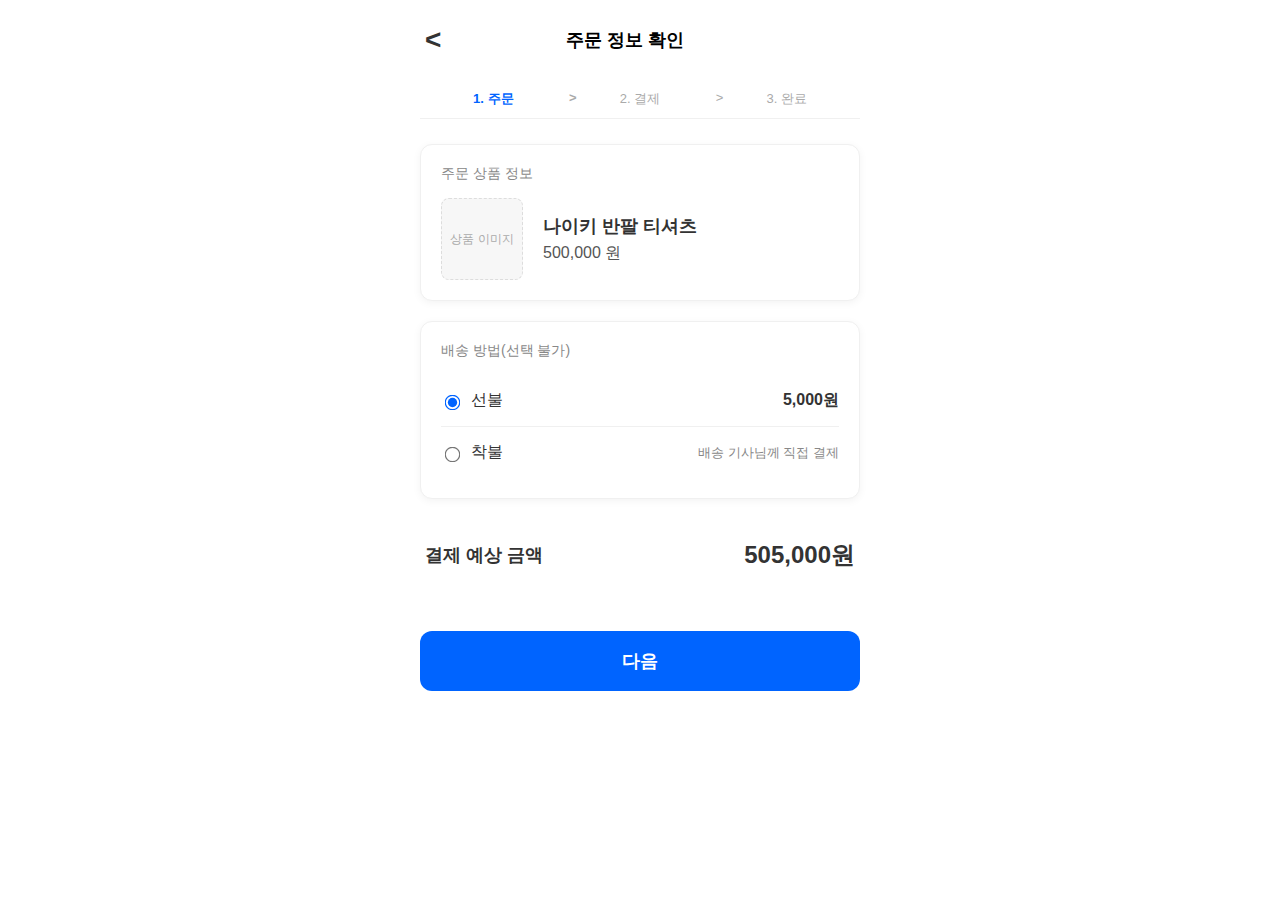
<file: index.html>
<!DOCTYPE html>
<html lang="ko">
<head>
    <meta charset="UTF-8">
    <meta name="viewport" content="width=device-width, initial-scale=1.0">
    <title>줍줍 - 거래 방법 선택</title>
    <link rel="stylesheet" href="style2.css">
</head>
<body>
    <div class="container">
        <div class="header">
            <a href="#" class="back-button">&lt;</a>
            <h1 class="page-title-centered">주문 정보 확인</h1>
        </div>

        <div class="payment-flow-indicator">
            <span class="step current">1. 주문</span>
            <span class="step">2. 결제</span>
            <span class="step">3. 완료</span>
        </div>

        <div class="section product-info-section">
            <p class="section-title">주문 상품 정보</p>
            <div class="product-details">
                <div class="product-image-placeholder">
                    <span>상품 이미지</span>
                </div>
                <div class="product-text-details">
                    <div class="product-name">나이키 반팔 티셔츠</div>
                    <div class="product-price">500,000 원</div>
                </div>
            </div>
        </div>

        <div class="section transaction-method-section">
            <p class="section-title">배송 방법(선택 불가)</p>
            <div class="method-options">
                <label class="method-option">
                    <input type="radio" name="transactionMethod" value="prepaid" checked>
                    <span class="option-text">선불</span>
                    <span class="option-price">5,000원</span>
                    
                </label>
                <label class="method-option">
                    <input type="radio" name="transactionMethod" value="postpaid">
                    <span class="option-text">착불</span>
                    <span class="option-description">배송 기사님께 직접 결제</span>
                </label>
            </div>
        </div>

        <div class="payment-summary">
            <span class="summary-label">결제 예상 금액</span>
            <span class="summary-amount">505,000원</span>
        </div>

        <button class="next-button">다음</button>
    </div>
</body>
</html>
</file>
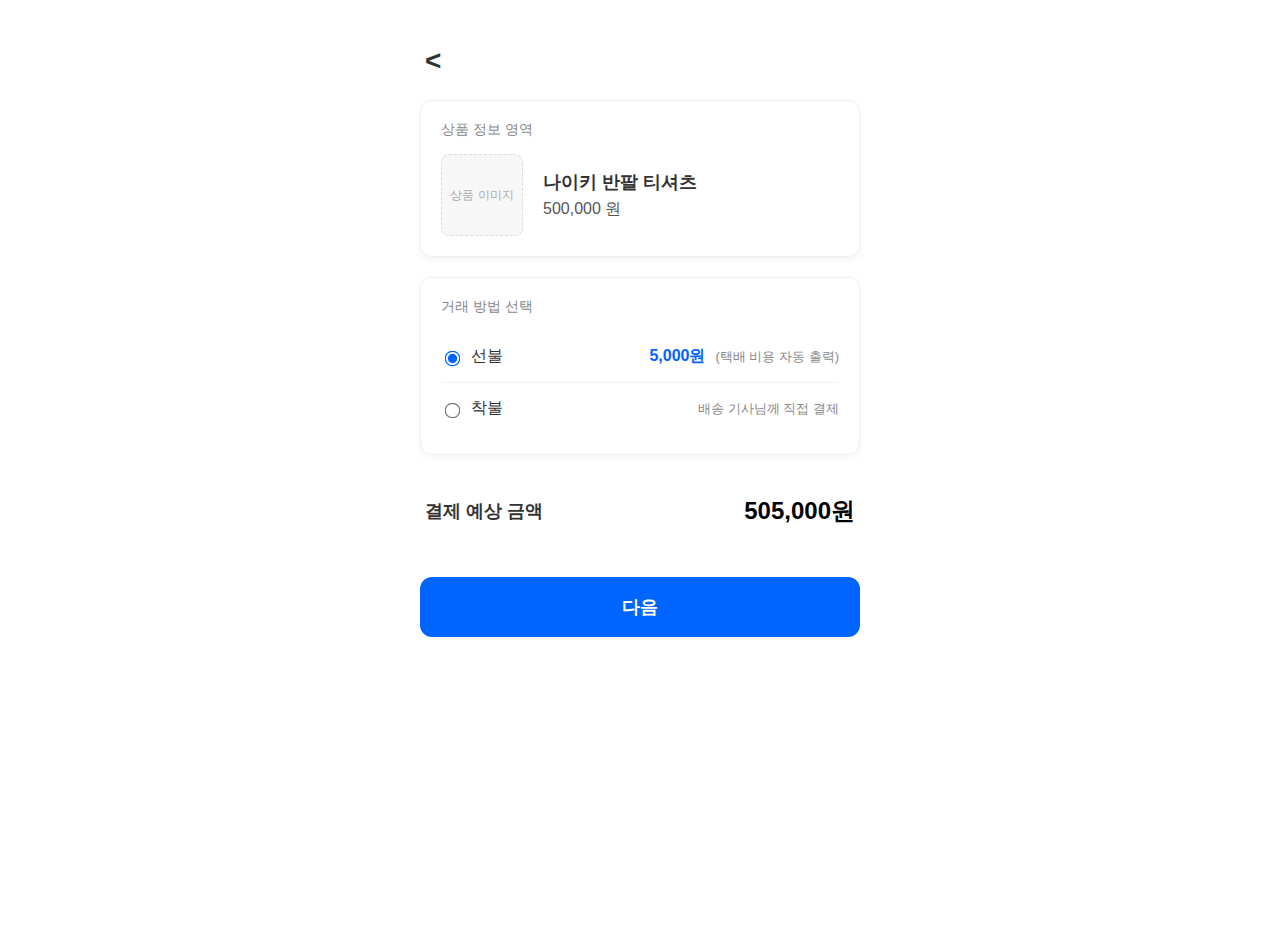
<file: previousWorks/index.html>
<!DOCTYPE html>
<html lang="ko">
<head>
    <meta charset="UTF-8">
    <meta name="viewport" content="width=device-width, initial-scale=1.0">
    <title>줍줍 - 거래 방법 선택</title>
    <link rel="stylesheet" href="style2.css">
</head>
<body>
    <div class="container">
        <div class="header">
            <a href="#" class="back-button">&lt;</a>
        </div>

        <div class="section product-info-section">
            <p class="section-title">상품 정보 영역</p>
            <div class="product-details">
                <div class="product-image-placeholder">
                    <span>상품 이미지</span>
                </div>
                <div class="product-text-details">
                    <div class="product-name">나이키 반팔 티셔츠</div>
                    <div class="product-price">500,000 원</div>
                </div>
            </div>
        </div>

        <div class="section transaction-method-section">
            <p class="section-title">거래 방법 선택</p>
            <div class="method-options">
                <label class="method-option">
                    <input type="radio" name="transactionMethod" value="prepaid" checked>
                    <span class="option-text">선불</span>
                    <span class="option-price">5,000원</span>
                    <span class="option-description">(택배 비용 자동 출력)</span>
                </label>
                <label class="method-option">
                    <input type="radio" name="transactionMethod" value="postpaid">
                    <span class="option-text">착불</span>
                    <span class="option-description">배송 기사님께 직접 결제</span>
                </label>
            </div>
        </div>

        <div class="payment-summary">
            <span class="summary-label">결제 예상 금액</span>
            <span class="summary-amount">505,000원</span>
        </div>

        <button class="next-button">다음</button>
    </div>
</body>
</html>
</file>
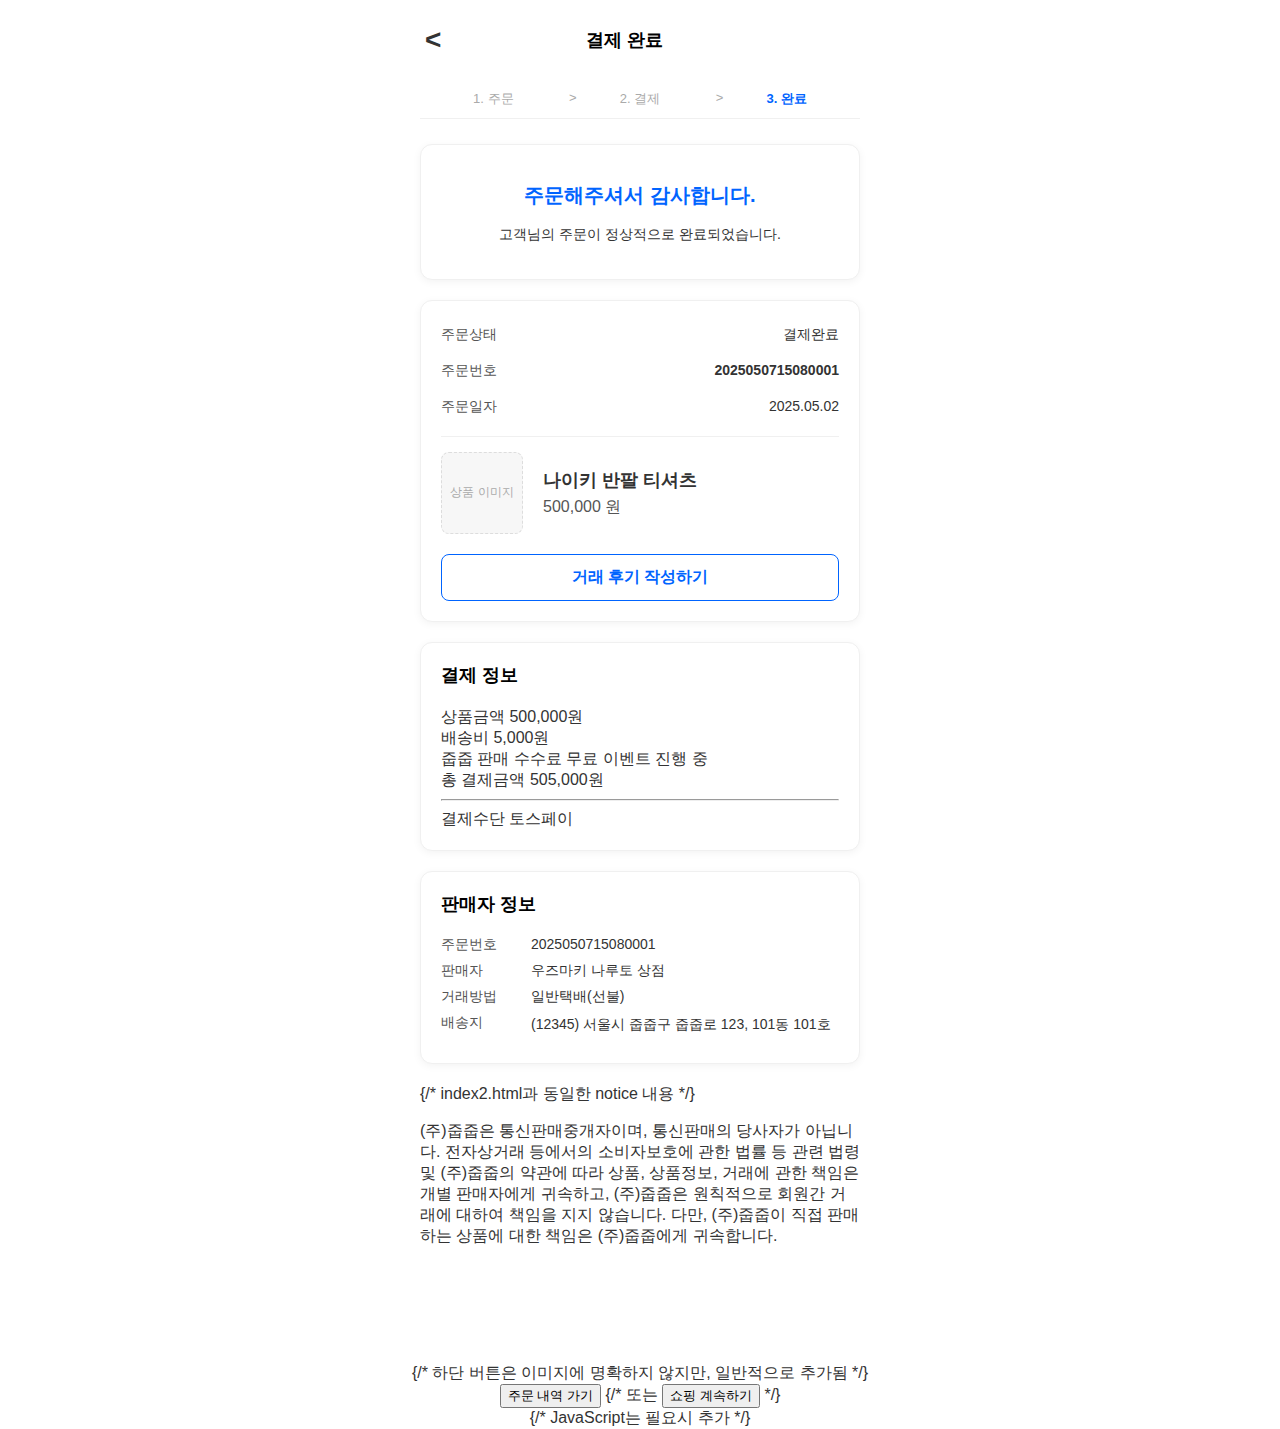
<file: index3.html>
<!DOCTYPE html>
<html lang="ko">
<head>
    <meta charset="UTF-8">
    <meta name="viewport" content="width=device-width, initial-scale=1.0">
    <title>줍줍 - 결제 완료</title>
    <link rel="stylesheet" href="style2.css">
</head>
<body class="page-index3"> 
    <div class="container">
        <div class="header">
            <a href="index.html" class="back-button">&lt;</a>
            <h1 class="page-title-centered">결제 완료</h1>
        </div>

        <div class="payment-flow-indicator">
            <span class="step">1. 주문</span>
            <span class="step">2. 결제</span>
            <span class="step current">3. 완료</span>
        </div>

        <div class="section order-thank-you-message">
            <h2>주문해주셔서 감사합니다.</h2>
            <p>고객님의 주문이 정상적으로 완료되었습니다.</p>
        </div>

        <div class="section order-completed-summary">
            <div class="info-row">
                <span class="label">주문상태</span>
                <span class="value order-status">결제완료</span>
            </div>

            <div class="info-row">
                <span class="label">주문번호</span>
                <span class="value order-number">2025050715080001</span>
            </div>
            <div class="info-row">
                <span class="label">주문일자</span>
                <span class="value order-date">2025.05.02</span>
            </div>

            <hr class="content-divider"> 
         
            <div class="product-details">
                <div class="product-image-placeholder">
                    <span>상품 이미지</span>
                </div>
                <div class="product-text-details">
                    <div class="product-name">나이키 반팔 티셔츠</div>
                    <div class="product-price">500,000 원</div>
                </div>
            </div>
            <button type="button" class="next-button review-button-style">거래 후기 작성하기</button>
        </div>

        <div class="section payment-info-completed"> 
            <h2 class="section-main-title">결제 정보</h2>
            <div class="simplified-payment-summary no-box-styling">
                <div class="summary-item">
                    <span class="summary-label">상품금액</span>
                    <span class="summary-value">500,000원</span>
                </div>
                <div class="summary-item">
                    <span class="summary-label">배송비</span>
                    <span class="summary-value">5,000원</span>
                </div>
                <div class="summary-item discount">
                    <span class="summary-label">줍줍 판매 수수료</span>
                    <span class="summary-value">무료 이벤트 진행 중</span>
                </div>                
                <div class="summary-item total">
                    <span class="summary-label total-label">총 결제금액</span>
                    <span class="summary-amount total-amount">505,000원</span>
                </div>
                <hr class="summary-divider">
                <div class="summary-item"> 
                    <span class="summary-label">결제수단</span>
                    <span class="summary-value">토스페이</span>
                </div>
            </div>
        </div>

        <div class="section transaction-info-completed"> 
            <h2 class="section-main-title">판매자 정보</h2>
            <div class="info-group">
                <div class="info-row">
                    <span class="label">주문번호</span>
                    <span class="value">2025050715080001</span>
                </div>
                <div class="info-row">
                    <span class="label">판매자</span>
                    <span class="value">우즈마키 나루토 상점</span>
                </div>
                <div class="info-row">
                    <span class="label">거래방법</span>
                    <span class="value">일반택배(선불)</span>
                </div>
                <div class="info-row address-row">
                    <span class="label">배송지</span>
                    <span class="value">(12345) 서울시 줍줍구 줍줍로 123, 101동 101호</span>
                </div>
            </div>
        </div>

        {/* index2.html과 동일한 notice 내용 */}
        <div class="payment-notice-text">
            <p>
                (주)줍줍은 통신판매중개자이며, 통신판매의 당사자가 아닙니다. 전자상거래 등에서의 소비자보호에 관한 법률 등 관련 법령 및
                (주)줍줍의 약관에 따라 상품, 상품정보, 거래에 관한 책임은 개별 판매자에게 귀속하고, (주)줍줍은 원칙적으로 회원간 거래에 대하여 책임을 지지 않습니다.
                다만, (주)줍줍이 직접 판매하는 상품에 대한 책임은 (주)줍줍에게 귀속합니다.
            </p>
        </div>
    </div>

    {/* 하단 버튼은 이미지에 명확하지 않지만, 일반적으로 추가됨 */}
    <div class="action-buttons-fixed">
        <button class="payment-button" type="button" onclick="location.href='#'">주문 내역 가기</button>
        {/* 또는 <button type="button" onclick="location.href='메인페이지경로'">쇼핑 계속하기</button> */}
    </div>

    {/* JavaScript는 필요시 추가 */}
</body>
</html>
</file>
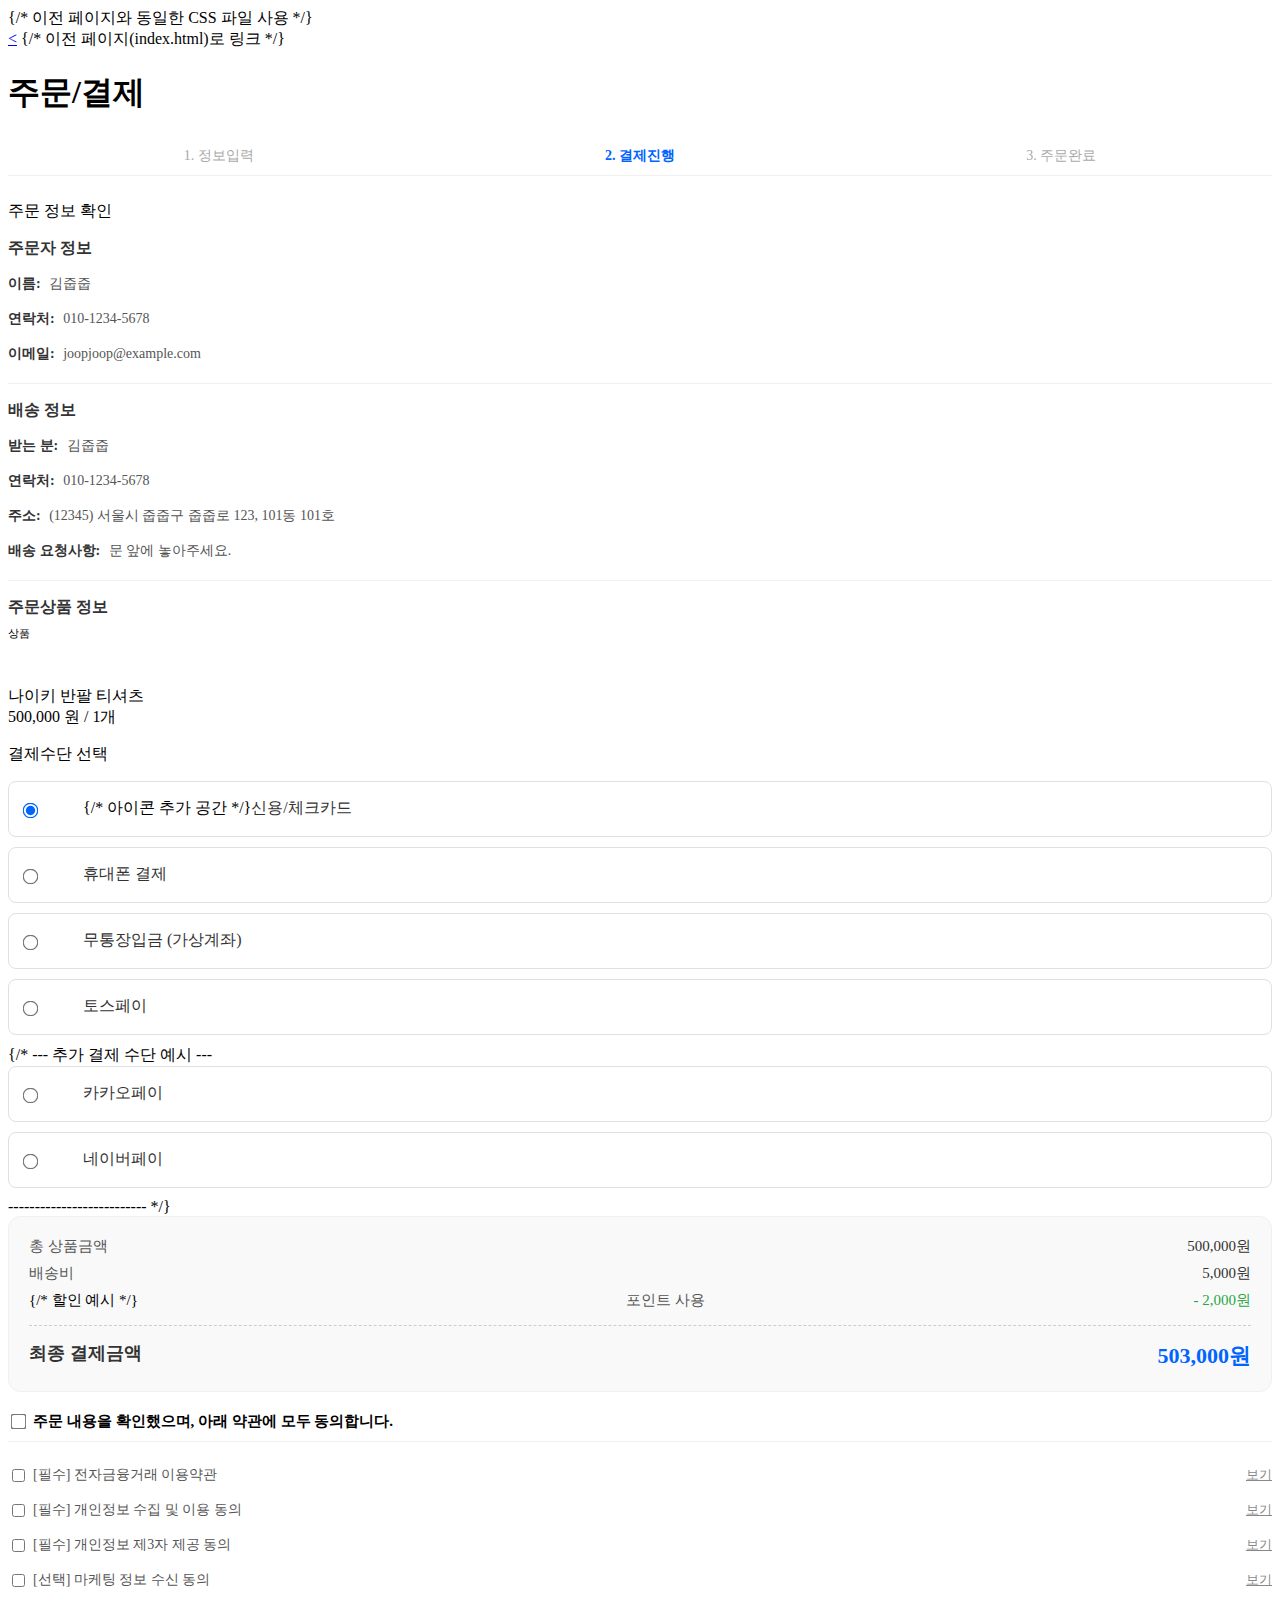
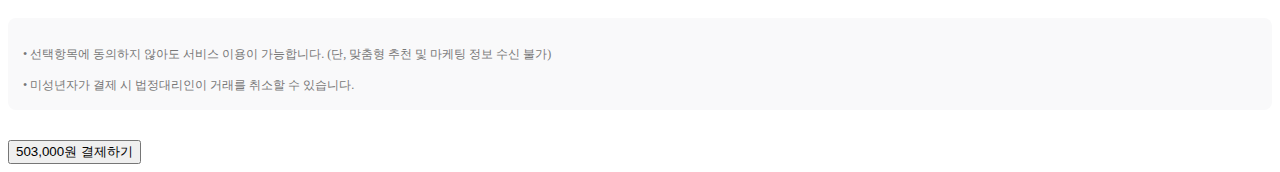
<file: previousWorks/index2.html>
<!DOCTYPE html>
<html lang="ko">
<head>
    <meta charset="UTF-8">
    <meta name="viewport" content="width=device-width, initial-scale=1.0">
    <title>줍줍 - 결제 진행</title>
    <link rel="stylesheet" href="style3.css"> {/* 이전 페이지와 동일한 CSS 파일 사용 */}
</head>
<body>
    <div class="container">
        <div class="header">
            <a href="index.html" class="back-button">&lt;</a> {/* 이전 페이지(index.html)로 링크 */}
            <h1>주문/결제</h1>
        </div>

        <div class="payment-flow-indicator">
            <span class="step">1. 정보입력</span>
            <span class="step current">2. 결제진행</span>
            <span class="step">3. 주문완료</span>
        </div>

        <div class="section order-summary-section">
            <p class="section-title">주문 정보 확인</p>
            <div class="summary-group">
                <h3 class="summary-group-title">주문자 정보</h3>
                <p><strong>이름:</strong> 김줍줍</p>
                <p><strong>연락처:</strong> 010-1234-5678</p>
                <p><strong>이메일:</strong> joopjoop@example.com</p>
            </div>
            <div class="summary-group">
                <h3 class="summary-group-title">배송 정보</h3>
                <p><strong>받는 분:</strong> 김줍줍</p>
                <p><strong>연락처:</strong> 010-1234-5678</p>
                <p><strong>주소:</strong> (12345) 서울시 줍줍구 줍줍로 123, 101동 101호</p>
                <p><strong>배송 요청사항:</strong> 문 앞에 놓아주세요.</p>
            </div>
            <div class="summary-group">
                <h3 class="summary-group-title">주문상품 정보</h3>
                <div class="product-details small">
                    <div class="product-image-placeholder small-img">
                        <span>상품</span>
                    </div>
                    <div class="product-text-details">
                        <div class="product-name">나이키 반팔 티셔츠</div>
                        <div class="product-price">500,000 원 / 1개</div>
                    </div>
                </div>
            </div>
        </div>

        <div class="section payment-method-selection">
            <p class="section-title">결제수단 선택</p>
            <div class="method-options">
                <label class="method-option">
                    <input type="radio" name="paymentMethod" value="card" checked>
                    <span class="option-icon card-icon"></span> {/* 아이콘 추가 공간 */}
                    <span class="option-text">신용/체크카드</span>
                </label>
                <label class="method-option">
                    <input type="radio" name="paymentMethod" value="phone">
                    <span class="option-icon phone-icon"></span>
                    <span class="option-text">휴대폰 결제</span>
                </label>
                <label class="method-option">
                    <input type="radio" name="paymentMethod" value="bank">
                    <span class="option-icon bank-icon"></span>
                    <span class="option-text">무통장입금 (가상계좌)</span>
                </label>
                <label class="method-option">
                    <input type="radio" name="paymentMethod" value="toss">
                    <span class="option-icon toss-icon"></span>
                    <span class="option-text">토스페이</span>
                </label>
                {/* --- 추가 결제 수단 예시 ---
                <label class="method-option">
                    <input type="radio" name="paymentMethod" value="kakao">
                    <span class="option-icon kakao-icon"></span>
                    <span class="option-text">카카오페이</span>
                </label>
                <label class="method-option">
                    <input type="radio" name="paymentMethod" value="naver">
                    <span class="option-icon naver-icon"></span>
                    <span class="option-text">네이버페이</span>
                </label>
                 -------------------------- */}
            </div>
        </div>

        <div class="payment-summary final-summary">
            <div class="summary-row">
                <span class="summary-label">총 상품금액</span>
                <span class="summary-value">500,000원</span>
            </div>
            <div class="summary-row">
                <span class="summary-label">배송비</span>
                <span class="summary-value">5,000원</span>
            </div>
            <div class="summary-row discount"> {/* 할인 예시 */}
                <span class="summary-label">포인트 사용</span>
                <span class="summary-value">- 2,000원</span>
            </div>
            <div class="summary-row total">
                <span class="summary-label">최종 결제금액</span>
                <span class="summary-amount">503,000원</span>
            </div>
        </div>

        <div class="section terms-agreement">
            <div class="terms-header">
                <label for="agree-all" class="agree-all-label">
                    <input type="checkbox" id="agree-all" name="agreeAll">
                    주문 내용을 확인했으며, 아래 약관에 모두 동의합니다.
                </label>
            </div>
            <ul class="terms-list">
                <li>
                    <label><input type="checkbox" name="agreeTermFinancial" class="agree-individual" required> [필수] 전자금융거래 이용약관</label>
                    <a href="#" class="view-term-link">보기</a>
                </li>
                <li>
                    <label><input type="checkbox" name="agreeTermPersonalInfo" class="agree-individual" required> [필수] 개인정보 수집 및 이용 동의</label>
                    <a href="#" class="view-term-link">보기</a>
                </li>
                <li>
                    <label><input type="checkbox" name="agreeTermThirdParty" class="agree-individual" required> [필수] 개인정보 제3자 제공 동의</label>
                    <a href="#" class="view-term-link">보기</a>
                </li>
                <li>
                    <label><input type="checkbox" name="agreeTermMarketing" class="agree-individual"> [선택] 마케팅 정보 수신 동의</label>
                    <a href="#" class="view-term-link">보기</a>
                </li>
            </ul>
        </div>

        <div class="payment-notice-text">
            <p>• 선택항목에 동의하지 않아도 서비스 이용이 가능합니다. (단, 맞춤형 추천 및 마케팅 정보 수신 불가)</p>
            <p>• 미성년자가 결제 시 법정대리인이 거래를 취소할 수 있습니다.</p>
        </div>


        <button class="next-button payment-button" type="submit" onclick="alert('PG사 연동 및 실제 결제 처리 로직 구현 필요'); return false;">
            503,000원 결제하기
        </button>
    </div>

    <script>
        // 약관 전체 동의/해제
        const agreeAllCheckbox = document.getElementById('agree-all');
        const individualCheckboxes = document.querySelectorAll('.terms-list .agree-individual');

        if (agreeAllCheckbox) {
            agreeAllCheckbox.addEventListener('change', function() {
                individualCheckboxes.forEach(checkbox => {
                    checkbox.checked = this.checked;
                });
            });
        }

        if (individualCheckboxes) {
            individualCheckboxes.forEach(checkbox => {
                checkbox.addEventListener('change', function() {
                    if (!this.checked) {
                        agreeAllCheckbox.checked = false;
                    } else {
                        let allRequiredChecked = true;
                        individualCheckboxes.forEach(cb => {
                            if (cb.required && !cb.checked) {
                                allRequiredChecked = false;
                            }
                        });
                        // 모든 필수 항목이 체크되었는지 여부만으로 전체 동의를 업데이트할지,
                        // 아니면 모든 항목(선택 포함)이 체크되어야 전체동의를 체크할지는 정책에 따라 결정
                        // 여기서는 모든 개별 체크박스가 체크되어야 전체동의가 체크되도록 함
                        let allTrue = true;
                        individualCheckboxes.forEach(cb => {
                            if(!cb.checked) allTrue = false;
                        });
                        agreeAllCheckbox.checked = allTrue;
                    }
                });
            });
        }

        // 최종 결제금액 버튼에 표시 (실제로는 동적으로 계산된 값을 넣어야 함)
        const paymentButton = document.querySelector('.payment-button');
        const finalAmountSpan = document.querySelector('.final-summary .summary-amount');
        if(paymentButton && finalAmountSpan) {
            paymentButton.textContent = finalAmountSpan.textContent + ' 결제하기';
        }
    </script>
</body>
</html>
</file>
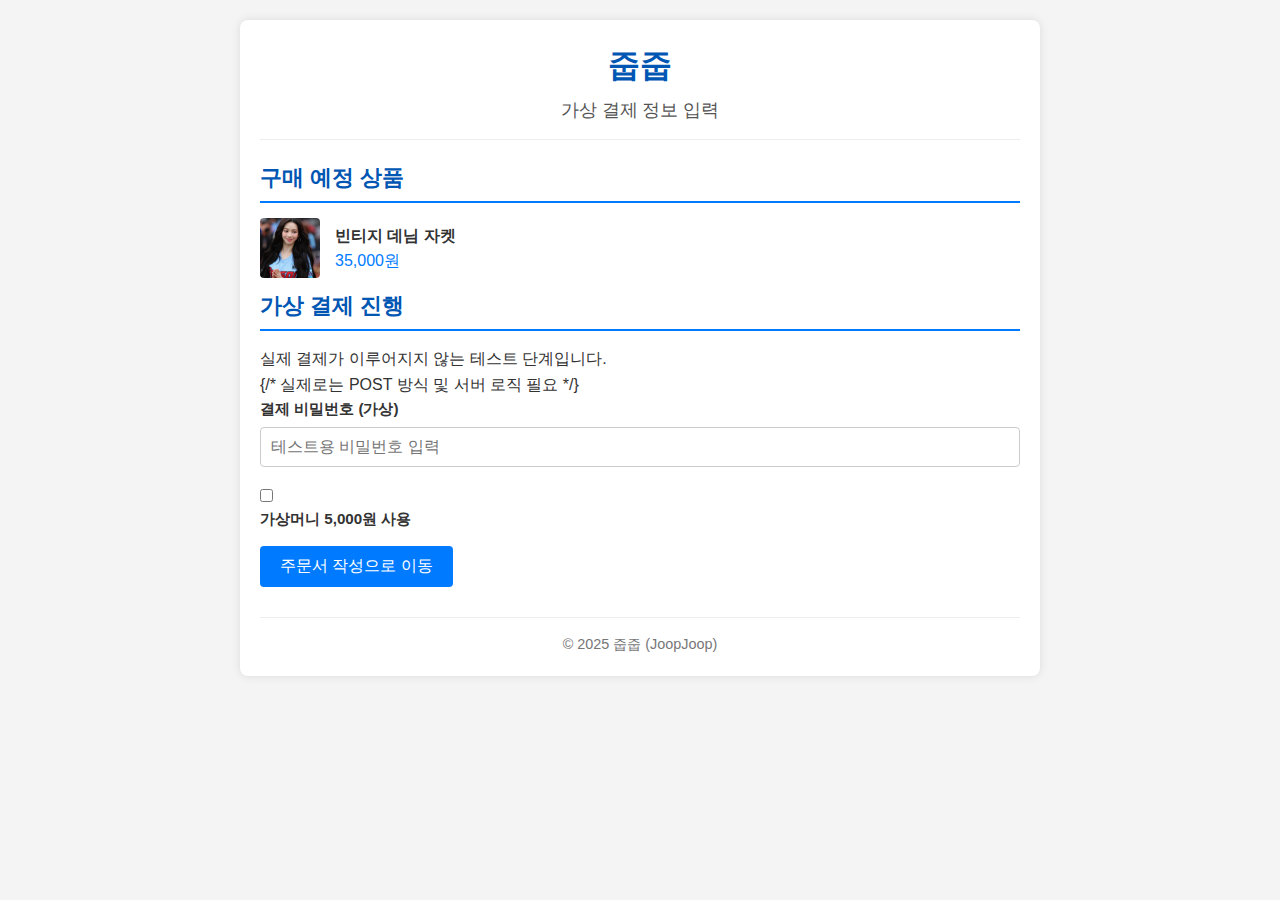
<file: previousWorks/virtual_payment.info.html>
<!DOCTYPE html>
<html lang="ko">
<head>
    <meta charset="UTF-8">
    <meta name="viewport" content="width=device-width, initial-scale=1.0">
    <title>줍줍 - 가상 결제 정보 입력</title>
    <link rel="stylesheet" href="style.css">
</head>
<body>
    <div class="container">
        <header>
            <h1>줍줍</h1>
            <p>가상 결제 정보 입력</p>
        </header>
        <main>
            <section class="product-info-virtual">
                <h2>구매 예정 상품</h2>
                <div class="product-item-virtual">
                    <img src="/example.jpg" alt="상품 이미지" class="product-image-small">
                    <div class="product-details-virtual">
                        <p class="product-name-virtual">빈티지 데님 자켓</p>
                        <p class="product-price-virtual">35,000원</p>
                    </div>
                </div>
            </section>

            <section class="virtual-payment-form">
                <h2>가상 결제 진행</h2>
                <p>실제 결제가 이루어지지 않는 테스트 단계입니다.</p>
                <form action="payment_step1.html" method="get"> {/* 실제로는 POST 방식 및 서버 로직 필요 */}
                    <div class="form-group">
                        <label for="virtual-password">결제 비밀번호 (가상)</label>
                        <input type="password" id="virtual-password" name="virtual-password" placeholder="테스트용 비밀번호 입력">
                    </div>
                    <div class="form-group">
                        <input type="checkbox" id="use-virtual-money" name="use-virtual-money">
                        <label for="use-virtual-money">가상머니 5,000원 사용</label>
                    </div>
                    <button type="submit" class="btn btn-primary">주문서 작성으로 이동</button>
                </form>
            </section>
        </main>
        <footer>
            <p>&copy; 2025 줍줍 (JoopJoop)</p>
        </footer>
    </div>
</body>
</html>
</file>
<file: style2.css>
/* --- style.css (공통 스타일 - 최종) --- */

/* 기본 스타일 초기화 및 폰트 설정 */
body {
    font-family: -apple-system, BlinkMacSystemFont, 'Segoe UI', Roboto, Oxygen, Ubuntu, Cantarell, 'Open Sans', 'Helvetica Neue', sans-serif;
    background-color: #FFFFFF;
    margin: 0;
    padding: 0;
    display: flex;
    flex-direction: column;
    align-items: center;
    min-height: 100vh;
    color: #333;
}

.container {
    width: 100%;
    max-width: 480px;
    background-color: #FFFFFF;
    padding: 20px;
    padding-bottom: 100px; /* 하단 고정 버튼 영역 확보 */
    box-sizing: border-box;
    flex-grow: 1;
}

/* --- Header (공통) --- */
.header {
    position: relative;
    margin-bottom: 20px;
    height: 40px;
    display: flex;
    align-items: center;
}
.header .page-title-centered {
    flex-grow: 1;
    text-align: center;
    font-size: 18px;
    font-weight: bold;
    color: #000000;
    margin-right: 30px;
}
.back-button {
    position: absolute;
    top: 50%;
    left: 0;
    transform: translateY(-50%);
    font-size: 28px;
    font-weight: bold;
    color: #333;
    text-decoration: none;
    padding: 0 5px;
    line-height: 1;
}

/* --- 결제 흐름 표시기 (index.html 및 index2.html 공통, index3.html에도 적용) --- */
.payment-flow-indicator {
    display: flex;
    justify-content: space-around;
    text-align: center;
    margin-bottom: 25px;
    padding: 10px 0;
    border-bottom: 1px solid #f0f0f0;
    font-size: 13px;
}
.payment-flow-indicator .step {
    color: #AAAAAA;
    padding: 0 5px;
    position: relative;
    flex: 1;
}
.payment-flow-indicator .step:not(:last-child)::after {
    content: ">";
    position: absolute;
    right: -10px;
    color: #AAAAAA;
}
.payment-flow-indicator .current {
    color: #0064FF;
    font-weight: bold;
}

/* --- Sections (공통) --- */
.section {
    background-color: #FFFFFF;
    border: 1px solid #F0F0F0;
    border-radius: 12px;
    padding: 20px;
    margin-bottom: 20px;
    box-shadow: 0 2px 8px rgba(0, 0, 0, 0.05);
}
.section .section-title { /* index.html 용 */
    font-size: 14px;
    color: #888;
    margin-top: 0;
    margin-bottom: 15px;
}
.section .section-main-title { /* index2.html 및 index3.html 용 */
    font-size: 18px;
    font-weight: bold;
    color: #000;
    margin-top: 0;
    margin-bottom: 20px;
}

/* --- index.html 및 index2.html 공통 상품 정보 스타일 (index3.html에서도 일부 재활용) --- */
.product-details {
    display: flex;
    align-items: center;
}
.product-image-placeholder {
    width: 80px;
    height: 80px;
    background-color: #F7F7F7;
    border: 1px dashed #DDDDDD;
    border-radius: 8px;
    display: flex;
    justify-content: center;
    align-items: center;
    margin-right: 20px;
    color: #AAAAAA;
    font-size: 12px;
    flex-shrink: 0;
}
.product-text-details {
    flex-grow: 1;
}
.product-text-details .product-name {
    font-size: 18px;
    font-weight: bold;
    margin-bottom: 5px;
    color: #333;
}
.product-text-details .product-price {
    font-size: 16px;
    color: #555;
}

/* --- index.html (거래 방법 선택 페이지) 스타일 - 픽스! --- */
.transaction-method-section .method-options {
    display: flex;
    flex-direction: column;
}
.transaction-method-section .method-option {
    display: flex;
    align-items: center;
    padding: 15px 0;
    cursor: pointer;
    border-bottom: 1px solid #F0F0F0;
}
.transaction-method-section .method-option:last-child {
    border-bottom: none;
}
.transaction-method-section .method-option input[type="radio"] {
    margin-right: 12px;
    transform: scale(1.2);
    accent-color: #0064FF;
}
.transaction-method-section .method-option .option-text {
    font-size: 16px;
    flex-grow: 1;
    color: #333;
}
.transaction-method-section .method-option .option-price {
    font-size: 16px;
    font-weight: bold;
    margin-left: 10px;
    color: #333;
}
.transaction-method-section .method-option .option-description {
    font-size: 13px;
    color: #888;
    margin-left: 10px;
}

.payment-summary { /* index.html 결제 예상 금액 */
    display: flex;
    justify-content: space-between;
    align-items: center;
    padding: 20px 5px;
    margin-top: 10px;
    margin-bottom: 30px;
}
.payment-summary .summary-label {
    font-size: 18px;
    font-weight: bold;
    color: #333;
}
.payment-summary .summary-amount {
    font-size: 24px;
    font-weight: bold;
    color: #333;
}
.container > .next-button { /* index.html의 다음 버튼 */
    background-color: #0064FF;
    color: #FFFFFF;
    border: none;
    border-radius: 12px;
    padding: 18px 20px;
    width: 100%;
    font-size: 18px;
    font-weight: bold;
    cursor: pointer;
    transition: background-color 0.2s ease;
    margin-top: 10px;
    box-sizing: border-box;
}
.container > .next-button:hover {
    background-color: #0052CC;
}

/* --- index2.html (결제 진행 페이지) 특정 스타일 --- */
body.page-index2 .order-summary-section .summary-group {
    margin-bottom: 20px;
    padding-bottom: 20px;
    border-bottom: 1px solid #F0F0F0;
}
body.page-index2 .order-summary-section .summary-group:last-child {
    border-bottom: none;
    margin-bottom: 0;
    padding-bottom: 0;
}
body.page-index2 .summary-group-title {
    font-size: 16px;
    font-weight: bold;
    margin-bottom: 10px;
    color: #333;
}
body.page-index2 .summary-group p {
    font-size: 14px;
    color: #555;
    margin-bottom: 6px;
    line-height: 1.5;
    font-weight: 300;
}

body.page-index2 .payment-method-selection .method-options {
    display: flex;
    flex-direction: column;
}
body.page-index2 .payment-method-selection .method-option {
    display: flex;
    align-items: center;
    padding: 15px 10px;
    cursor: pointer;
    border: 1.5px solid #E0E0E0;
    border-radius: 8px;
    margin-bottom: 10px;
    transition: border-color 0.2s ease;
}
body.page-index2 .payment-method-selection .method-option.selected {
    border-color: #0064FF;
}
body.page-index2 .payment-method-selection .method-option input[type="radio"] {
    display: none;
}
body.page-index2 .payment-method-selection .payment-logo {
    height: 24px;
    margin-right: 10px;
}
body.page-index2 .payment-method-selection .option-text {
    font-size: 16px;
    font-weight: 500;
    flex-grow: 1;
    color: #333;
}

body.page-index2 .simplified-payment-summary { /* index2 결제 금액 내역 (박스 없는 버전) */
    padding: 20px 0;
    margin-bottom: 20px; /* 간격 조정: simplified-payment-summary 와 terms-header-inner 사이 */
}
/* body.page-index2 .simplified-payment-summary-boxed { -- 이전 박스형태, 현재는 .simplified-payment-summary를 박스 없는 형태로 사용 */
body.page-index2 .simplified-payment-summary .summary-item {
    display: flex;
    justify-content: space-between;
    align-items: center;
    margin-bottom: 12px;
    font-size: 15px;
}
body.page-index2 .simplified-payment-summary .summary-label {
    color: #555555;
    font-weight: 300;
}
body.page-index2 .simplified-payment-summary .summary-value {
    color: #333333;
    font-weight: 500;
}
body.page-index2 .simplified-payment-summary .summary-item.discount .summary-value {
    color: #333;
    font-weight: 300;
}
body.page-index2 .summary-divider {
    border: none;
    border-top: 1px solid #E5E7EB;
    margin: 20px 0;
}
body.page-index2 .simplified-payment-summary .summary-item.total {
    margin-top: 15px;
}
body.page-index2 .simplified-payment-summary .summary-label.total-label {
    font-size: 18px;
    font-weight: bold;
    color: #000000;
}
body.page-index2 .simplified-payment-summary .summary-amount.total-amount {
    font-size: 22px;
    font-weight: bold;
    color: #0064FF;
}

body.page-index2 .terms-header-inner {
    margin-bottom: 10px;
    padding-bottom: 10px;
    border-bottom: 1px solid #f0f0f0;
    padding-left: 0;
    padding-right: 0;
    margin-top: 20px; /* simplified-payment-summary 와의 간격, terms-list의 margin-bottom과 동일하게 */
}
body.page-index2 .terms-header-inner .agree-all-label {
    font-size: 17px;
    font-weight: 600;
    display: flex;
    align-items: center;
    cursor: pointer;
    color: #333;
    text-decoration: none !important;
}
body.page-index2 .terms-header-inner input[type="checkbox"],
body.page-index2 .terms-list li .term-item-label input[type="checkbox"] {
    margin-right: 10px;
    transform: scale(1.2);
    accent-color: #0064FF;
    cursor: pointer;
}
body.page-index2 .terms-list {
    list-style-type: none;
    padding-left: 0;
    margin-top: 0;
    margin-bottom: 20px;
}
body.page-index2 .terms-list li {
    display: flex;
    justify-content: space-between;
    align-items: center;
    padding: 8px 0;
    font-size: 14px;
    border-bottom: none;
}
body.page-index2 .terms-list li .term-item-label {
    font-weight: 300;
    color: #4B5563;
    flex-grow: 1;
    margin-right: 10px;
    text-decoration: none !important;
    text-align: left;
    display: flex;
    align-items: center;
    padding-left: 0;
}
body.page-index2 .view-term-link {
    font-size: 13px;
    color: #6B7280;
    text-decoration: underline;
    white-space: nowrap;
    flex-shrink: 0;
    font-weight: 300;
}
body.page-index2 .view-term-link:hover {
    color: #0064FF;
}

body.page-index2 .payment-notice-text {
    font-size: 12px;
    color: #777;
    padding: 0px 0;
    margin-bottom: 20px;
    line-height: 1.6;
    font-weight: 300;
}
body.page-index2 .payment-notice-text p {
    margin-bottom: 5px;
}
body.page-index2 .payment-notice-text p:last-child {
    margin-bottom: 0;
}

body.page-index2 .action-buttons-fixed {
    position: fixed;
    bottom: 0;
    left: 0;
    right: 0;
    background-color: #FFFFFF;
    padding: 15px 20px;
    border-top: 1px solid #E0E0E0;
    z-index: 1000;
    display: flex;
    justify-content: center;
}
body.page-index2 .action-buttons-fixed > .payment-button {
    max-width: calc(480px - 40px);
    width: 100%;
    background-color: #0064FF;
    color: #FFFFFF;
    border: none;
    border-radius: 12px;
    padding: 18px 20px;
    font-size: 18px;
    font-weight: bold;
    cursor: pointer;
    transition: background-color 0.2s ease;
    box-sizing: border-box;
}
body.page-index2 .action-buttons-fixed > .payment-button:hover {
    background-color: #0052CC;
}

/* --- index3.html (결제 완료 페이지) 특정 스타일 --- */
body.page-index3 .page-main-title-area {
    text-align: center;
    margin-bottom: 20px; /* 헤더가 없으므로, 이전 .header의 margin-bottom과 유사하게 */
    padding-top: 10px;
}
body.page-index3 .page-main-title-area .main-title {
    font-size: 24px; /* 결제 완료 타이틀 크기 */
    font-weight: bold;
    color: #000;
    margin-bottom: 5px;
}
body.page-index3 .page-main-title-area .sub-title {
    font-size: 14px; /* 부제목 크기 */
    color: #555;
}

body.page-index3 .order-thank-you-message { /* image_85314f.png 상단 영역 */
    /* .section 스타일 기본 적용 */
    text-align: center; /* 내부 텍스트 중앙 정렬 */
}
body.page-index3 .order-thank-you-message h2 {
    font-size: 20px;
    font-weight: bold;
    color: #0064FF; /* 토스 블루 */
    margin-bottom: 8px;
}
body.page-index3 .order-thank-you-message p {
    font-size: 14px;
    color: #333;
    line-height: 1.6;
}

body.page-index3 .order-completed-summary .info-row { /* 주문번호, 주문일자 행 */
    display: flex;
    justify-content: space-between;
    font-size: 14px;
    color: #333;
    margin-bottom: 8px;
    padding: 5px 0; /* 약간의 내부 여백 */
}
body.page-index3 .order-completed-summary .info-row .label {
    color: #555;
}
body.page-index3 .order-completed-summary .info-row .value.order-number {
    font-weight: bold;
}
body.page-index3 .content-divider { /* 구분선 */
    border: none;
    border-top: 1px solid #F0F0F0;
    margin: 15px 0;
}
body.page-index3 .order-completed-summary .product-details { /* 상품 정보는 공통 스타일 사용 */
    margin-top: 15px;
    margin-bottom: 20px;
}
body.page-index3 .review-button-style { /* "거래 후기 작성하기" 버튼 */
    background-color: #FFFFFF;
    color: #0064FF; /* 토스 블루 */
    border: 1.5px solid #0064FF;
    border-radius: 8px;
    padding: 12px 20px;
    width: 100%;
    font-size: 16px;
    font-weight: bold;
    cursor: pointer;
    transition: background-color 0.2s ease, color 0.2s ease;
}
body.page-index2 .review-button-style:hover {
    background-color: #f0f8ff; /* Light blue hover */
}


body.page-index3 .payment-info-completed .simplified-payment-summary.no-box-styling {
    /* simplified-payment-summary의 테두리, 배경, 그림자 제거 */
    background-color: transparent;
    border: none;
    box-shadow: none;
    padding: 0; /* 내부 패딩 제거 (필요시 섹션 패딩 활용) */
    margin-bottom: 0; /* 섹션 내부이므로 마진 제거 */
}
/* .simplified-payment-summary 내부 스타일은 기존 것 사용 */


body.page-index3 .transaction-info-completed .info-group {
    font-size: 14px;
}
body.page-index3 .transaction-info-completed .info-row {
    display: flex;
    margin-bottom: 8px;
}
body.page-index3 .transaction-info-completed .info-row .label {
    width: 90px; /* 레이블 너비 고정 */
    color: #555;
    font-weight: 500;
    flex-shrink: 0; /* 너비 줄어들지 않도록 */
}
body.page-index3 .transaction-info-completed .info-row .value {
    color: #333;
    flex-grow: 1;
}
body.page-index3 .transaction-info-completed .info-row.address-row .value {
    line-height: 1.5; /* 주소 여러 줄일 경우 */
}

/* 하단 고정 버튼은 index2와 동일한 .action-buttons-fixed 와 .payment-button 사용 */
</file>
<file: previousWorks/style2.css>
/* 기본 스타일 초기화 및 폰트 설정 */
body {
    font-family: -apple-system, BlinkMacSystemFont, 'Segoe UI', Roboto, Oxygen, Ubuntu, Cantarell, 'Open Sans', 'Helvetica Neue', sans-serif;
    background-color: #FFFFFF;
    margin: 0;
    padding: 20px;
    display: flex;
    justify-content: center;
    align-items: flex-start; /* 상단 정렬을 위해 flex-start 사용 */
    min-height: 100vh;
    color: #333; /* 기본 글자 색상 */
}

.container {
    width: 100%;
    max-width: 480px; /* 모바일 화면 기준으로 최대 너비 설정 */
    background-color: #FFFFFF;
    padding: 20px;
    box-sizing: border-box;
}

.header {
    position: relative; /* 뒤로가기 버튼의 기준점 */
    margin-bottom: 20px;
    height: 40px; /* 뒤로가기 버튼 공간 확보 */
    display: flex;
    align-items: center;
}

.back-button {
    position: absolute;
    top: 0;
    left: 0; /* 이미지와 유사하게 좌측 끝으로 */
    font-size: 28px; /* 크기 키움 */
    font-weight: bold;
    color: #333;
    text-decoration: none;
    padding: 5px; /* 클릭 영역 확보 */
}

.section {
    background-color: #FFFFFF;
    border: 1px solid #F0F0F0; /* 매우 옅은 테두리 */
    border-radius: 12px; /* 둥근 모서리 */
    padding: 20px;
    margin-bottom: 20px;
    box-shadow: 0 2px 8px rgba(0, 0, 0, 0.05); /* 은은한 그림자 효과 */
}

.section-title {
    font-size: 14px;
    color: #888; /* 이미지의 "상품 정보 영역", "거래 방법 선택 영역" 텍스트 색상 */
    margin-top: 0;
    margin-bottom: 15px;
}

/* 상품 정보 영역 */
.product-info-section .product-details {
    display: flex;
    align-items: center;
}

.product-image-placeholder {
    width: 80px;
    height: 80px;
    background-color: #F7F7F7; /* 이미지 자리 표시자 배경 */
    border: 1px dashed #DDDDDD; /* 이미지 자리 표시자 테두리 */
    border-radius: 8px;
    display: flex;
    justify-content: center;
    align-items: center;
    margin-right: 20px;
    color: #AAAAAA;
    font-size: 12px;
}

.product-text-details {
    display: flex;
    flex-direction: column;
}

.product-name {
    font-size: 18px;
    font-weight: bold;
    margin-bottom: 5px;
    color: #333;
}

.product-price {
    font-size: 16px;
    color: #555;
}

/* 거래 방법 선택 영역 */
.transaction-method-section .method-options {
    display: flex;
    flex-direction: column;
}

.method-option {
    display: flex;
    align-items: center;
    padding: 15px 0;
    cursor: pointer;
    border-bottom: 1px solid #F0F0F0; /* 옵션 간 구분선 */
}

.method-option:last-child {
    border-bottom: none; /* 마지막 옵션은 구분선 제거 */
}

.method-option input[type="radio"] {
    margin-right: 12px;
    /* 기본 라디오 버튼 스타일 대신 커스텀 스타일을 원하시면 추가 작업이 필요합니다. */
    /* 예: accent-color: #0064FF; */
    transform: scale(1.2); /* 라디오 버튼 약간 크게 */
}

.method-option .option-text {
    font-size: 16px;
    flex-grow: 1; /* 남은 공간을 채우도록 */
    color: #333;
}

.method-option .option-price {
    font-size: 16px;
    font-weight: bold;
    color: #0064FF; /* 가격 강조 */
    margin-left: 10px;
}

.method-option .option-description {
    font-size: 13px;
    color: #888;
    margin-left: 10px;
}

/* 결제 예상 금액 */
.payment-summary {
    display: flex;
    justify-content: space-between;
    align-items: center;
    padding: 20px 5px; /* 영역과 유사한 여백 */
    margin-top: 10px; /* 위 영역과의 간격 */
    margin-bottom: 30px;
}

.summary-label {
    font-size: 18px;
    font-weight: bold;
    color: #333;
}

.summary-amount {
    font-size: 24px;
    font-weight: bold;
    color: #000000; /* 이미지의 진한 검정색 */
}

/* 다음 버튼 */
.next-button {
    background-color: #0064FF; /* 토스 블루 */
    color: #FFFFFF;
    border: none;
    border-radius: 12px; /* 둥근 모서리 */
    padding: 18px 20px; /* 버튼 크기 키움 */
    width: 100%;
    font-size: 18px;
    font-weight: bold;
    cursor: pointer;
    transition: background-color 0.2s ease; /* 부드러운 색상 변경 효과 */
}

.next-button:hover {
    background-color: #0052CC; /* 호버 시 약간 어두운 파란색 */
}

/* --- style.css (기존 내용에 추가 또는 수정) --- */

/* ... (이전 페이지에서 사용된 .container, .header, .back-button, .section, .section-title 등은 재활용) ... */

/* 결제 흐름 표시기 */
.payment-flow-indicator {
    display: flex;
    justify-content: space-around;
    margin-bottom: 25px;
    padding: 10px 0;
    border-bottom: 1px solid #f0f0f0;
    font-size: 14px;
}
.payment-flow-indicator .step {
    color: #AAAAAA;
    padding: 0 5px;
}
.payment-flow-indicator .current {
    color: #0064FF; /* 토스 블루 */
    font-weight: bold;
}

/* 주문 정보 확인 섹션 */
.order-summary-section .summary-group {
    margin-bottom: 15px;
    padding-bottom: 15px;
    border-bottom: 1px solid #F0F0F0;
}
.order-summary-section .summary-group:last-child {
    border-bottom: none;
    margin-bottom: 0;
    padding-bottom: 0;
}
.summary-group-title {
    font-size: 16px;
    font-weight: bold;
    margin-bottom: 8px;
    color: #333;
}
.summary-group p {
    font-size: 14px;
    color: #555;
    margin-bottom: 4px;
    line-height: 1.5;
}
.summary-group p strong {
    color: #333;
    margin-right: 5px;
}

/* 주문상품 정보 확인 (작은 이미지 버전) */
.product-details.small .product-image-placeholder.small-img {
    width: 60px; /* 이미지 크기 줄임 */
    height: 60px;
    font-size: 11px;
}

/* 결제 수단 선택 영역 */
.payment-method-selection .method-option {
    display: flex;
    align-items: center;
    padding: 15px 10px; /* 패딩 조정 */
    cursor: pointer;
    border: 1px solid #E0E0E0; /* 각 옵션 테두리 */
    border-radius: 8px;
    margin-bottom: 10px;
    transition: border-color 0.2s ease, box-shadow 0.2s ease;
}
.payment-method-selection .method-option:hover {
    border-color: #0064FF;
    box-shadow: 0 0 0 1px #0064FF;
}
.method-option input[type="radio"] {
    margin-right: 12px;
    transform: scale(1.2);
    accent-color: #0064FF; /* 라디오 버튼 활성 시 색상 */
}
.method-option .option-icon { /* 결제수단 아이콘 (자리만 마련) */
    width: 24px;
    height: 24px;
    /* background-image: url('path/to/icon.png'); 예시 */
    background-size: contain;
    background-repeat: no-repeat;
    background-position: center;
    margin-right: 10px;
    /* 각 아이콘별 클래스 추가하여 이미지 지정 필요 */
}
.method-option .option-text {
    font-size: 16px;
    flex-grow: 1;
    color: #333;
}


/* 최종 결제 금액 (style.css의 .payment-summary 와 유사하지만 약간 다름) */
.final-summary {
    border: 1px solid #F0F0F0;
    border-radius: 12px;
    padding: 20px;
    margin-bottom: 20px;
    background-color: #F9F9FA;
}
.final-summary .summary-row {
    display: flex;
    justify-content: space-between;
    margin-bottom: 8px;
    font-size: 15px;
}
.final-summary .summary-row:last-child {
    margin-bottom: 0;
}
.final-summary .summary-label {
    color: #555;
}
.final-summary .summary-value {
    color: #333;
    font-weight: 500;
}
.final-summary .summary-row.discount .summary-value {
    color: #28A745; /* 할인 금액 초록색 */
}
.final-summary .summary-row.total {
    margin-top: 15px;
    padding-top: 15px;
    border-top: 1px dashed #ccc;
}
.final-summary .summary-row.total .summary-label {
    font-size: 18px;
    font-weight: bold;
    color: #333;
}
.final-summary .summary-row.total .summary-amount {
    font-size: 22px;
    font-weight: bold;
    color: #0064FF; /* 토스 블루 */
}


/* 약관 동의 영역 */
.terms-agreement {
    margin-bottom: 20px;
}
.terms-header {
    margin-bottom: 10px;
    padding-bottom: 10px;
    border-bottom: 1px solid #f0f0f0;
}
.terms-header .agree-all-label {
    font-size: 15px;
    font-weight: bold;
    display: flex; /* 체크박스와 텍스트 정렬 */
    align-items: center;
}
.terms-header #agree-all {
    margin-right: 8px;
    transform: scale(1.2);
    accent-color: #0064FF;
}
.terms-list {
    list-style: none;
    padding-left: 0; /* 기본 들여쓰기 제거 */
}
.terms-list li {
    display: flex;
    justify-content: space-between;
    align-items: center;
    padding: 8px 0;
    font-size: 14px;
}
.terms-list li label {
    display: flex; /* 체크박스와 텍스트 정렬 */
    align-items: center;
    color: #555;
}
.terms-list li input[type="checkbox"].agree-individual {
    margin-right: 8px;
    accent-color: #0064FF;
}
.view-term-link {
    font-size: 13px;
    color: #888;
    text-decoration: underline;
}

/* 결제 안내 문구 */
.payment-notice-text {
    font-size: 12px;
    color: #777;
    background-color: #F9F9FA;
    padding: 15px;
    border-radius: 8px;
    margin-bottom: 30px;
    line-height: 1.6;
}
.payment-notice-text p {
    margin-bottom: 5px;
}
.payment-notice-text p:last-child {
    margin-bottom: 0;
}


/* 결제 버튼 (기존 .next-button 스타일 재활용 또는 확장) */
.payment-button {
    /* .next-button 스타일이 이미 적용되므로, 추가 스타일이 필요하면 여기에 작성 */
}
</file>
<file: previousWorks/style3.css>
/* --- style.css (기존 내용에 추가 또는 수정) --- */

/* ... (이전 페이지에서 사용된 .container, .header, .back-button, .section, .section-title 등은 재활용) ... */

/* 결제 흐름 표시기 */
.payment-flow-indicator {
    display: flex;
    justify-content: space-around;
    margin-bottom: 25px;
    padding: 10px 0;
    border-bottom: 1px solid #f0f0f0;
    font-size: 14px;
}
.payment-flow-indicator .step {
    color: #AAAAAA;
    padding: 0 5px;
}
.payment-flow-indicator .current {
    color: #0064FF; /* 토스 블루 */
    font-weight: bold;
}

/* 주문 정보 확인 섹션 */
.order-summary-section .summary-group {
    margin-bottom: 15px;
    padding-bottom: 15px;
    border-bottom: 1px solid #F0F0F0;
}
.order-summary-section .summary-group:last-child {
    border-bottom: none;
    margin-bottom: 0;
    padding-bottom: 0;
}
.summary-group-title {
    font-size: 16px;
    font-weight: bold;
    margin-bottom: 8px;
    color: #333;
}
.summary-group p {
    font-size: 14px;
    color: #555;
    margin-bottom: 4px;
    line-height: 1.5;
}
.summary-group p strong {
    color: #333;
    margin-right: 5px;
}

/* 주문상품 정보 확인 (작은 이미지 버전) */
.product-details.small .product-image-placeholder.small-img {
    width: 60px; /* 이미지 크기 줄임 */
    height: 60px;
    font-size: 11px;
}

/* 결제 수단 선택 영역 */
.payment-method-selection .method-option {
    display: flex;
    align-items: center;
    padding: 15px 10px; /* 패딩 조정 */
    cursor: pointer;
    border: 1px solid #E0E0E0; /* 각 옵션 테두리 */
    border-radius: 8px;
    margin-bottom: 10px;
    transition: border-color 0.2s ease, box-shadow 0.2s ease;
}
.payment-method-selection .method-option:hover {
    border-color: #0064FF;
    box-shadow: 0 0 0 1px #0064FF;
}
.method-option input[type="radio"] {
    margin-right: 12px;
    transform: scale(1.2);
    accent-color: #0064FF; /* 라디오 버튼 활성 시 색상 */
}
.method-option .option-icon { /* 결제수단 아이콘 (자리만 마련) */
    width: 24px;
    height: 24px;
    /* background-image: url('path/to/icon.png'); 예시 */
    background-size: contain;
    background-repeat: no-repeat;
    background-position: center;
    margin-right: 10px;
    /* 각 아이콘별 클래스 추가하여 이미지 지정 필요 */
}
.method-option .option-text {
    font-size: 16px;
    flex-grow: 1;
    color: #333;
}


/* 최종 결제 금액 (style.css의 .payment-summary 와 유사하지만 약간 다름) */
.final-summary {
    border: 1px solid #F0F0F0;
    border-radius: 12px;
    padding: 20px;
    margin-bottom: 20px;
    background-color: #F9F9FA;
}
.final-summary .summary-row {
    display: flex;
    justify-content: space-between;
    margin-bottom: 8px;
    font-size: 15px;
}
.final-summary .summary-row:last-child {
    margin-bottom: 0;
}
.final-summary .summary-label {
    color: #555;
}
.final-summary .summary-value {
    color: #333;
    font-weight: 500;
}
.final-summary .summary-row.discount .summary-value {
    color: #28A745; /* 할인 금액 초록색 */
}
.final-summary .summary-row.total {
    margin-top: 15px;
    padding-top: 15px;
    border-top: 1px dashed #ccc;
}
.final-summary .summary-row.total .summary-label {
    font-size: 18px;
    font-weight: bold;
    color: #333;
}
.final-summary .summary-row.total .summary-amount {
    font-size: 22px;
    font-weight: bold;
    color: #0064FF; /* 토스 블루 */
}


/* 약관 동의 영역 */
.terms-agreement {
    margin-bottom: 20px;
}
.terms-header {
    margin-bottom: 10px;
    padding-bottom: 10px;
    border-bottom: 1px solid #f0f0f0;
}
.terms-header .agree-all-label {
    font-size: 15px;
    font-weight: bold;
    display: flex; /* 체크박스와 텍스트 정렬 */
    align-items: center;
}
.terms-header #agree-all {
    margin-right: 8px;
    transform: scale(1.2);
    accent-color: #0064FF;
}
.terms-list {
    list-style: none;
    padding-left: 0; /* 기본 들여쓰기 제거 */
}
.terms-list li {
    display: flex;
    justify-content: space-between;
    align-items: center;
    padding: 8px 0;
    font-size: 14px;
}
.terms-list li label {
    display: flex; /* 체크박스와 텍스트 정렬 */
    align-items: center;
    color: #555;
}
.terms-list li input[type="checkbox"].agree-individual {
    margin-right: 8px;
    accent-color: #0064FF;
}
.view-term-link {
    font-size: 13px;
    color: #888;
    text-decoration: underline;
}

/* 결제 안내 문구 */
.payment-notice-text {
    font-size: 12px;
    color: #777;
    background-color: #F9F9FA;
    padding: 15px;
    border-radius: 8px;
    margin-bottom: 30px;
    line-height: 1.6;
}
.payment-notice-text p {
    margin-bottom: 5px;
}
.payment-notice-text p:last-child {
    margin-bottom: 0;
}


/* 결제 버튼 (기존 .next-button 스타일 재활용 또는 확장) */
.payment-button {
    /* .next-button 스타일이 이미 적용되므로, 추가 스타일이 필요하면 여기에 작성 */
}
</file>
<file: previousWorks/style.css>
/* Basic Reset */
* {
    margin: 0;
    padding: 0;
    box-sizing: border-box;
}

body {
    font-family: 'Segoe UI', Tahoma, Geneva, Verdana, sans-serif;
    line-height: 1.6;
    color: #333;
    background-color: #f4f4f4;
    padding: 20px;
}

.container {
    max-width: 800px;
    margin: auto;
    background: #fff;
    padding: 20px;
    border-radius: 8px;
    box-shadow: 0 0 10px rgba(0, 0, 0, 0.1);
}

header {
    text-align: center;
    margin-bottom: 20px;
    padding-bottom: 15px;
    border-bottom: 1px solid #eee;
}

header h1 {
    color: #0056b3; /* Primary color */
    margin-bottom: 5px;
}

header p {
    font-size: 1.1em;
    color: #555;
}

h2 {
    color: #0056b3;
    margin-bottom: 15px;
    padding-bottom: 5px;
    border-bottom: 2px solid #007bff; /* Accent color */
    font-size: 1.4em;
}

.section-box {
    margin-bottom: 25px;
    padding: 15px;
    border: 1px solid #ddd;
    border-radius: 5px;
    background-color: #f9f9f9;
}

.form-group {
    margin-bottom: 15px;
}

.form-group label {
    display: block;
    margin-bottom: 5px;
    font-weight: bold;
    font-size: 0.95em;
}

.form-group input[type="text"],
.form-group input[type="tel"],
.form-group input[type="email"],
.form-group input[type="password"],
.form-group select,
.form-group textarea {
    width: 100%;
    padding: 10px;
    border: 1px solid #ccc;
    border-radius: 4px;
    font-size: 1em;
}

.form-group input[type="checkbox"],
.form-group input[type="radio"] {
    margin-right: 8px;
    vertical-align: middle;
}
.form-group.radio-group label {
    display: inline-block;
    font-weight: normal;
}


.address-group input[type="text"] {
    margin-bottom: 8px;
}
.address-group input#recipient-zipcode {
    width: calc(70% - 5px);
    margin-right: 5px;
    display: inline-block;
}
.address-group button.btn-small {
    width: calc(30% - 5px);
    display: inline-block;
    padding: 10px; /* Ensure same height as input */
}


.btn {
    display: inline-block;
    padding: 10px 20px;
    border: none;
    border-radius: 4px;
    cursor: pointer;
    font-size: 1em;
    text-align: center;
    text-decoration: none;
}

.btn-primary {
    background-color: #007bff;
    color: white;
}
.btn-primary:hover {
    background-color: #0056b3;
}

.btn-secondary {
    background-color: #6c757d;
    color: white;
}
.btn-secondary:hover {
    background-color: #545b62;
}
.btn-small {
    font-size: 0.9em;
    padding: 8px 15px;
}
.btn-large {
    font-size: 1.1em;
    padding: 12px 25px;
}


.payment-step-indicator {
    text-align: center;
    margin-bottom: 25px;
    font-size: 0.9em;
    color: #777;
}
.payment-step-indicator .step.active {
    font-weight: bold;
    color: #007bff;
}

/* Product Info Sections */
.product-info-virtual,
.order-product-info,
.order-product-confirm {
    /* Styles for product sections */
}

.product-item-virtual {
    display: flex;
    align-items: center;
    margin-bottom: 10px;
}
.product-image-small {
    width: 60px;
    height: 60px;
    object-fit: cover;
    border-radius: 4px;
    margin-right: 15px;
}
.product-details-virtual .product-name-virtual {
    font-weight: bold;
}
.product-details-virtual .product-price-virtual {
    color: #007bff;
}


.order-item {
    display: flex;
    padding: 10px 0;
    border-bottom: 1px solid #eee;
}
.order-item:last-child {
    border-bottom: none;
}
.order-item img {
    width: 80px;
    height: 80px;
    object-fit: cover;
    margin-right: 15px;
    border-radius: 4px;
}
.item-details .item-name {
    font-weight: bold;
    margin-bottom: 5px;
}
.item-details .item-option {
    font-size: 0.9em;
    color: #666;
    margin-bottom: 3px;
}
.item-details .item-price {
    font-size: 0.9em;
    color: #333;
}

/* Payment Amount Sections */
.payment-amount-summary .amount-details p,
.final-payment-amount .amount-details p {
    display: flex;
    justify-content: space-between;
    margin-bottom: 8px;
    font-size: 1em;
}
.payment-amount-summary .amount-details p.total,
.final-payment-amount .amount-details p.total {
    font-weight: bold;
    font-size: 1.2em;
    color: #007bff;
    margin-top: 10px;
    padding-top: 10px;
    border-top: 1px solid #ddd;
}
.payment-amount-summary .final-amount,
.final-payment-amount .final-amount {
    color: #d9534f; /* Highlight final amount */
}
.final-payment-amount .discount {
    color: #5cb85c; /* Green for discount */
}


/* Payment Method Section */
.method-options .form-group {
    padding: 8px 0;
    border-bottom: 1px solid #f0f0f0;
}
.method-options .form-group:last-child {
    border-bottom: none;
}

/* Terms Agreement Section */
.terms-agreement .form-group label {
    display: inline; /* For checkbox and label on same line */
}
.terms-agreement .form-group b {
    font-size: 1.05em;
}
.terms-list {
    list-style: none;
    padding-left: 20px; /* Indent individual terms */
    margin-top: 10px;
}
.terms-list li {
    margin-bottom: 8px;
}
.terms-list .view-term {
    font-size: 0.85em;
    color: #007bff;
    text-decoration: none;
    margin-left: 10px;
}
.terms-list .view-term:hover {
    text-decoration: underline;
}

.payment-notice {
    font-size: 0.85em;
    color: #666;
    background-color: #f9f9f9;
    padding: 10px;
    border-radius: 4px;
    margin: 20px 0;
    border: 1px solid #eee;
}

.form-actions {
    margin-top: 30px;
    text-align: center;
}
.form-actions .btn {
    margin: 0 10px;
}
.form-actions .btn-primary {
    min-width: 150px;
}


footer {
    text-align: center;
    margin-top: 30px;
    padding-top: 15px;
    border-top: 1px solid #eee;
    font-size: 0.9em;
    color: #777;
}

/* Responsive Adjustments (Optional Basic Example) */
@media (max-width: 600px) {
    .container {
        padding: 15px;
    }
    .form-group input[type="text"],
    .form-group input[type="tel"],
    .form-group input[type="email"],
    .form-group input[type="password"],
    .form-group select {
        font-size: 0.95em;
    }
    .btn {
        padding: 12px 15px; /* Slightly larger buttons on mobile for easier tapping */
        font-size: 0.95em;
    }
    .address-group input#recipient-zipcode,
    .address-group button.btn-small {
        width: 100%;
        margin-right: 0;
        margin-bottom: 8px;
        display: block;
    }
}
</file>
